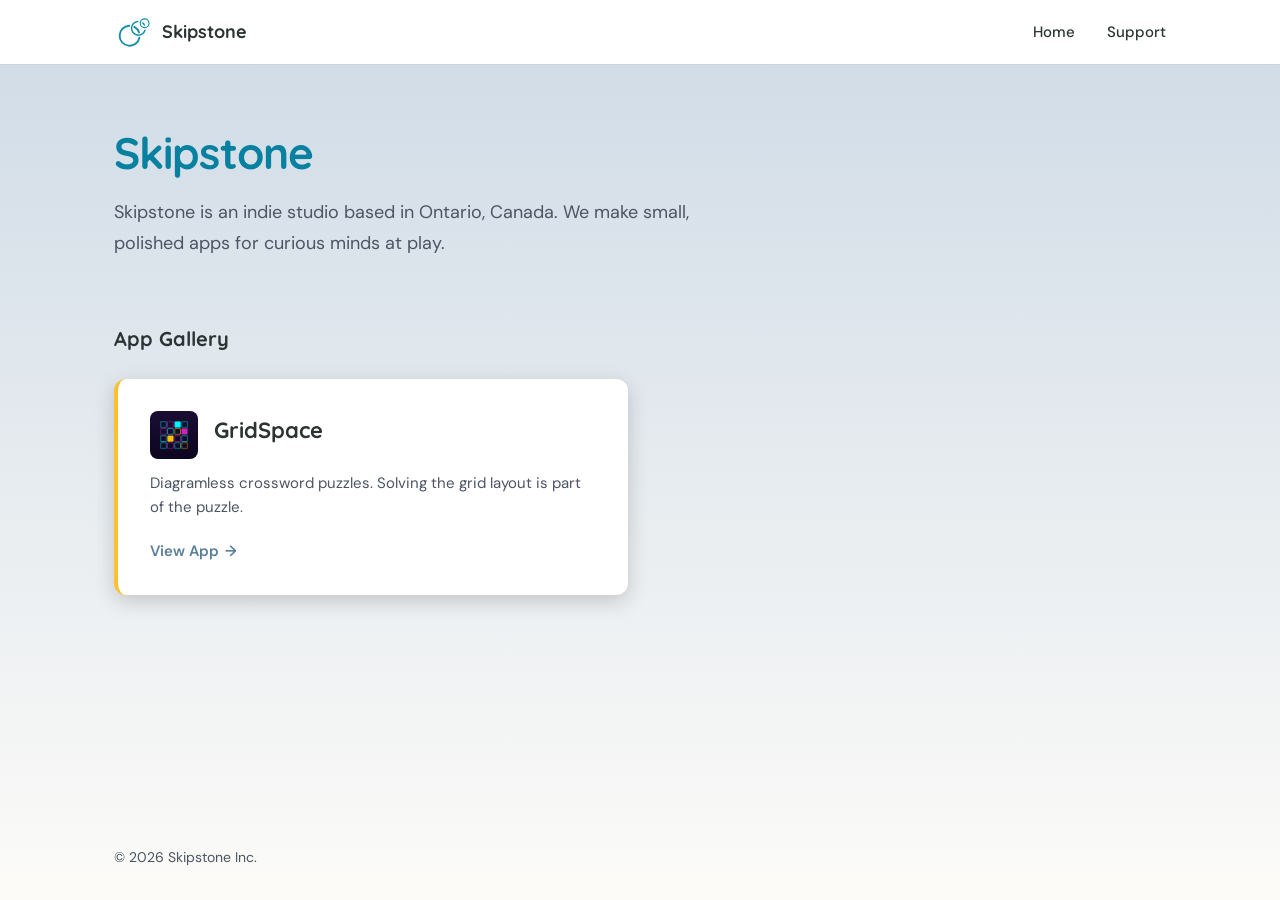
<file: index.html>
<!DOCTYPE html>
<html lang="en">
<head>
  <meta charset="UTF-8">
  <meta name="viewport" content="width=device-width, initial-scale=1.0">
  <title>Skipstone</title>
  <link rel="preconnect" href="https://fonts.googleapis.com">
  <link rel="preconnect" href="https://fonts.gstatic.com" crossorigin>
  <link href="https://fonts.googleapis.com/css2?family=DM+Sans:wght@400;500;600;700;800&family=Quicksand:wght@600;700&display=fallback" rel="stylesheet">
  <link rel="icon" type="image/svg+xml" href="favicon.svg">
  <link rel="icon" type="image/png" sizes="32x32" href="favicon-32.png">
  <link rel="apple-touch-icon" sizes="180x180" href="apple-touch-icon.png">
  <link rel="stylesheet" href="styles.css">
</head>
<body>

  <!-- Nav -->
  <nav class="nav">
    <div class="container nav-inner">
      <a href="index.html" class="nav-brand">
        <svg width="40" height="40" viewBox="0 0 32 32" fill="none" xmlns="http://www.w3.org/2000/svg" aria-hidden="true">
          <g transform="translate(3.5, -1)">
            <path d="M 16.8479 21.5526 A 8 8 0 1 1 8.6660 12.0070" stroke="#0E8CA8" stroke-width="1.5" fill="none" stroke-linecap="round"/>
            <path d="M 12.7684 12.9432 A 8 8 0 0 1 16.5502 17.3552" stroke="#0E8CA8" stroke-width="1.5" fill="none" stroke-linecap="round"/>
            <path d="M 21.2640 15.5938 A 5.5 5.5 0 1 1 15.6006 8.5145" stroke="#0E8CA8" stroke-width="1.2" fill="none" stroke-linecap="round"/>
            <path d="M 19.6082 9.8490 A 5.5 5.5 0 0 1 20.8418 11.3910" stroke="#0E8CA8" stroke-width="1.2" fill="none" stroke-linecap="round"/>
            <circle cx="21" cy="10" r="3.5" stroke="#0E8CA8" stroke-width="0.9" fill="none"/>
          </g>
        </svg>
        Skipstone
      </a>
      <button class="nav-toggle" aria-label="Toggle menu" onclick="document.querySelector('.nav-links').classList.toggle('open')">
        <svg width="24" height="24" viewBox="0 0 24 24" fill="none" stroke="currentColor" stroke-width="2" stroke-linecap="round">
          <line x1="3" y1="6" x2="21" y2="6"/>
          <line x1="3" y1="12" x2="21" y2="12"/>
          <line x1="3" y1="18" x2="21" y2="18"/>
        </svg>
      </button>
      <ul class="nav-links">
        <li><a href="index.html">Home</a></li>
        <li><a href="support.html">Support</a></li>
      </ul>
    </div>
  </nav>

  <main>
    <!-- Hero -->
    <section class="hero container">
      <h1>Skipstone</h1>
      <p>Skipstone is an indie studio based in Ontario, Canada. We make small, polished apps for curious minds at play.</p>
    </section>

    <!-- App Gallery -->
    <section class="section container">
      <div class="section-header">
        <h2>App Gallery</h2>
      </div>
      <div class="app-grid">

        <!-- GridSpace -->
        <a href="gridspace.html" class="app-card" style="text-decoration:none; color:inherit;">
          <div class="app-card-header">
            <div class="app-card-icon">
              <img src="img/gridspace-icon.png" alt="GridSpace app icon" width="48" height="48" style="border-radius: var(--radius-sm);">
            </div>
            <h3>GridSpace</h3>
          </div>
          <p>Diagramless crossword puzzles. Solving the grid layout is part of the puzzle.</p>
          <span class="app-card-link text-teal">View App</span>
        </a>


      </div>
    </section>
  </main>

  <!-- Footer -->
  <footer class="footer">
    <div class="container footer-inner">
      <span class="footer-copy">&copy; 2026 Skipstone Inc.</span>
    </div>
  </footer>
</body>
</html>
</file>
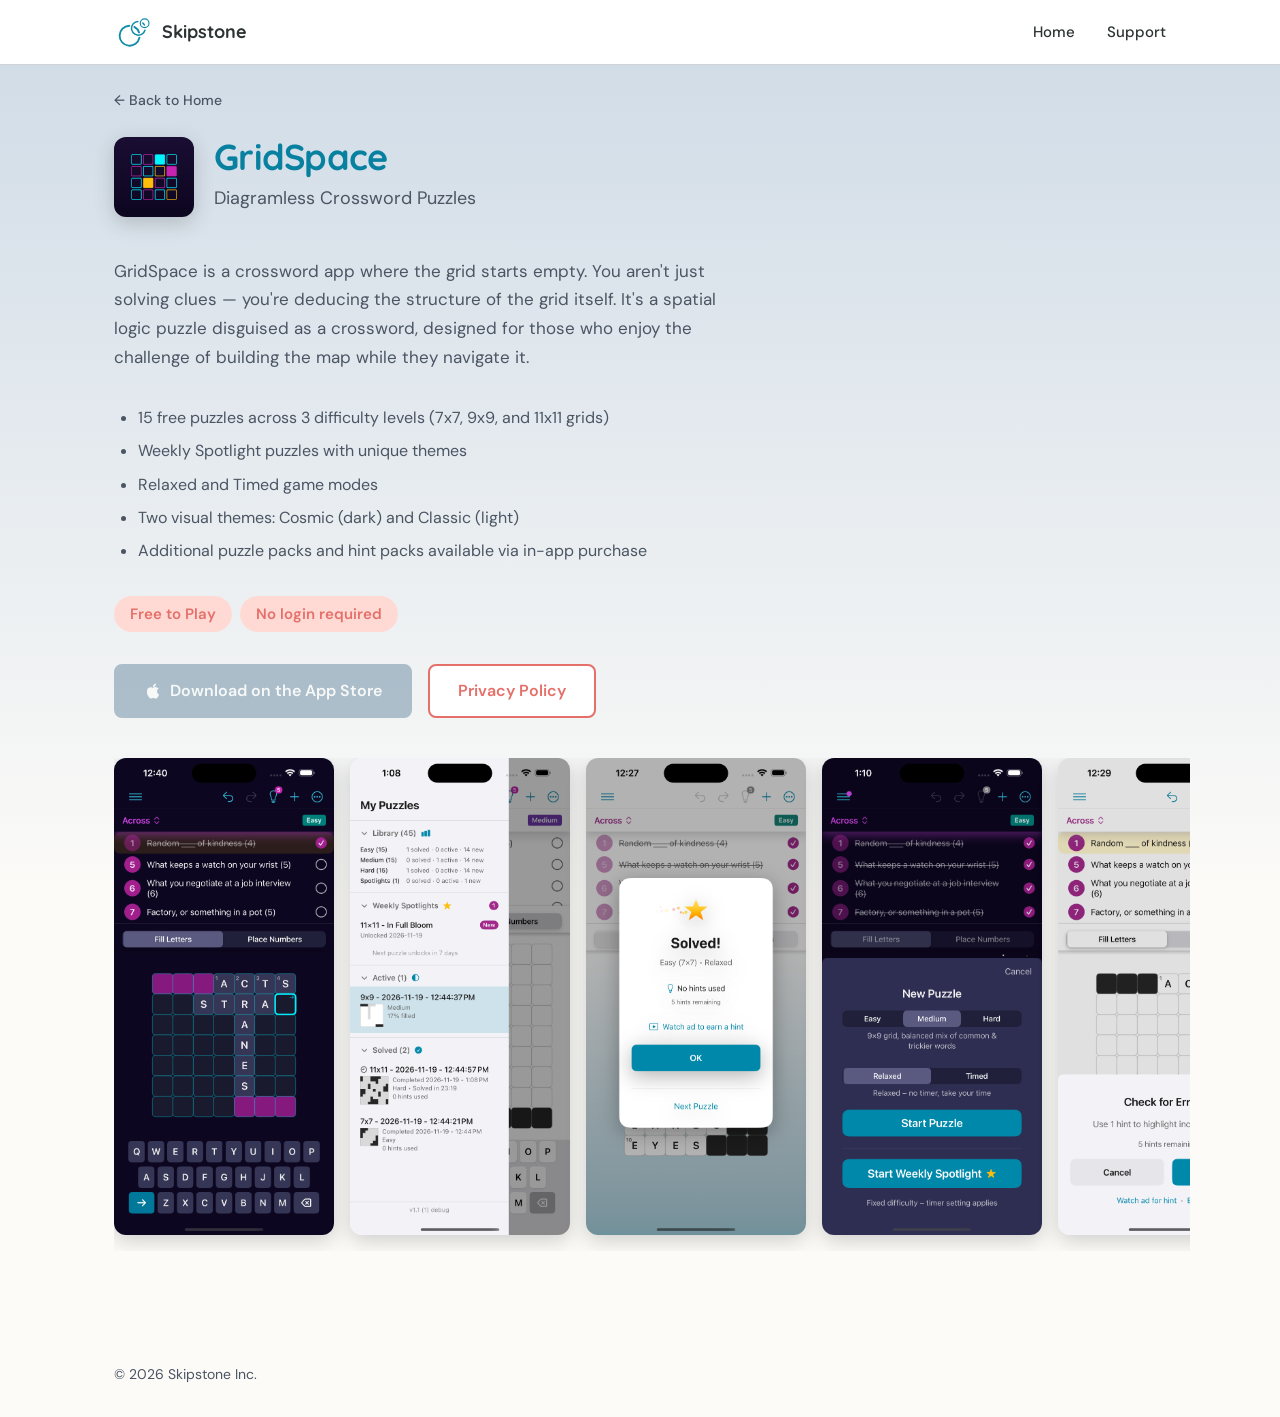
<file: gridspace.html>
<!DOCTYPE html>
<html lang="en">
<head>
  <meta charset="UTF-8">
  <meta name="viewport" content="width=device-width, initial-scale=1.0">
  <title>GridSpace — Skipstone</title>
  <link rel="preconnect" href="https://fonts.googleapis.com">
  <link rel="preconnect" href="https://fonts.gstatic.com" crossorigin>
  <link href="https://fonts.googleapis.com/css2?family=DM+Sans:wght@400;500;600;700;800&family=Quicksand:wght@600;700&display=fallback" rel="stylesheet">
  <link rel="icon" type="image/svg+xml" href="favicon.svg">
  <link rel="icon" type="image/png" sizes="32x32" href="favicon-32.png">
  <link rel="apple-touch-icon" sizes="180x180" href="apple-touch-icon.png">
  <link rel="stylesheet" href="styles.css">
</head>
<body>

  <!-- Nav -->
  <nav class="nav">
    <div class="container nav-inner">
      <a href="index.html" class="nav-brand">
        <svg width="40" height="40" viewBox="0 0 32 32" fill="none" xmlns="http://www.w3.org/2000/svg" aria-hidden="true">
          <g transform="translate(3.5, -1)">
            <path d="M 16.8479 21.5526 A 8 8 0 1 1 8.6660 12.0070" stroke="#0E8CA8" stroke-width="1.5" fill="none" stroke-linecap="round"/>
            <path d="M 12.7684 12.9432 A 8 8 0 0 1 16.5502 17.3552" stroke="#0E8CA8" stroke-width="1.5" fill="none" stroke-linecap="round"/>
            <path d="M 21.2640 15.5938 A 5.5 5.5 0 1 1 15.6006 8.5145" stroke="#0E8CA8" stroke-width="1.2" fill="none" stroke-linecap="round"/>
            <path d="M 19.6082 9.8490 A 5.5 5.5 0 0 1 20.8418 11.3910" stroke="#0E8CA8" stroke-width="1.2" fill="none" stroke-linecap="round"/>
            <circle cx="21" cy="10" r="3.5" stroke="#0E8CA8" stroke-width="0.9" fill="none"/>
          </g>
        </svg>
        Skipstone
      </a>
      <button class="nav-toggle" aria-label="Toggle menu" onclick="document.querySelector('.nav-links').classList.toggle('open')">
        <svg width="24" height="24" viewBox="0 0 24 24" fill="none" stroke="currentColor" stroke-width="2" stroke-linecap="round">
          <line x1="3" y1="6" x2="21" y2="6"/>
          <line x1="3" y1="12" x2="21" y2="12"/>
          <line x1="3" y1="18" x2="21" y2="18"/>
        </svg>
      </button>
      <ul class="nav-links">
        <li><a href="index.html">Home</a></li>
        <li><a href="support.html">Support</a></li>
      </ul>
    </div>
  </nav>

  <main>
    <div class="container">
      <a href="index.html" class="back-link">← Back to Home</a>
    </div>
    <!-- Page Header -->
    <section class="page-header container">
      <div class="product-title">
        <img src="img/gridspace-icon.png" alt="GridSpace app icon" class="product-icon">
        <div>
          <h1>GridSpace</h1>
          <p class="subtitle">Diagramless Crossword Puzzles</p>
        </div>
      </div>
    </section>

    <!-- Product Content -->
    <section class="product-content container">
      <p class="product-description">
        GridSpace is a crossword app where the grid starts empty. You aren't just solving clues — you're deducing the structure of the grid itself. It's a spatial logic puzzle disguised as a crossword, designed for those who enjoy the challenge of building the map while they navigate it.
      </p>
      <ul class="product-highlights">
        <li>15 free puzzles across 3 difficulty levels (7x7, 9x9, and 11x11 grids)</li>
        <li>Weekly Spotlight puzzles with unique themes</li>
        <li>Relaxed and Timed game modes</li>
        <li>Two visual themes: Cosmic (dark) and Classic (light)</li>
        <li>Additional puzzle packs and hint packs available via in-app purchase</li>
      </ul>

      <div class="product-meta">
        <span class="badge badge-teal">Free to Play</span>
        <span class="badge badge-teal">No login required</span>
      </div>

      <div class="product-actions">
        <span class="btn btn-primary btn-disabled"><svg width="18" height="18" viewBox="0 0 24 24" fill="currentColor" aria-hidden="true"><path d="M18.71 19.5c-.83 1.24-1.71 2.45-3.05 2.47-1.34.03-1.77-.79-3.29-.79-1.53 0-2 .77-3.27.82-1.31.05-2.3-1.32-3.14-2.53C4.25 17 2.94 12.45 4.7 9.39c.87-1.52 2.43-2.48 4.12-2.51 1.28-.02 2.5.87 3.29.87.78 0 2.26-1.07 3.8-.91.65.03 2.47.26 3.64 1.98-.09.06-2.17 1.28-2.15 3.81.03 3.02 2.65 4.03 2.68 4.04-.03.07-.42 1.44-1.38 2.83M13 3.5c.73-.83 1.94-1.46 2.94-1.5.13 1.17-.34 2.35-1.04 3.19-.69.85-1.83 1.51-2.95 1.42-.15-1.15.41-2.35 1.05-3.11z"/></svg> Download on the App Store</span>
        <a href="privacy-gridspace.html" class="btn btn-outline">Privacy Policy</a>
      </div>

      <div class="screenshot-gallery">
        <img src="img/gridspace-1.png" alt="GridSpace gameplay in Fill Letters mode with the Cosmic theme">
        <img src="img/gridspace-2.png" alt="GridSpace side drawer menu in the Classic theme">
        <img src="img/gridspace-3.png" alt="GridSpace puzzle solved celebration screen">
        <img src="img/gridspace-4.png" alt="GridSpace New Puzzle screen - Relaxed, Medium difficulty">
        <img src="img/gridspace-5.png" alt="GridSpace hint system - Check for Errors dialog">
        <img src="img/gridspace-6.png" alt="GridSpace Place Numbers mode for marking clue positions">
        <img src="img/gridspace-7.png" alt="GridSpace onboarding - What is a Diagramless Crossword">
        <img src="img/gridspace-8.png" alt="GridSpace tutorial - How to Solve the Grid">
      </div>
    </section>
  </main>

  <!-- Footer -->
  <footer class="footer">
    <div class="container footer-inner">
      <span class="footer-copy">&copy; 2026 Skipstone Inc.</span>
    </div>
  </footer>
</body>
</html>
</file>
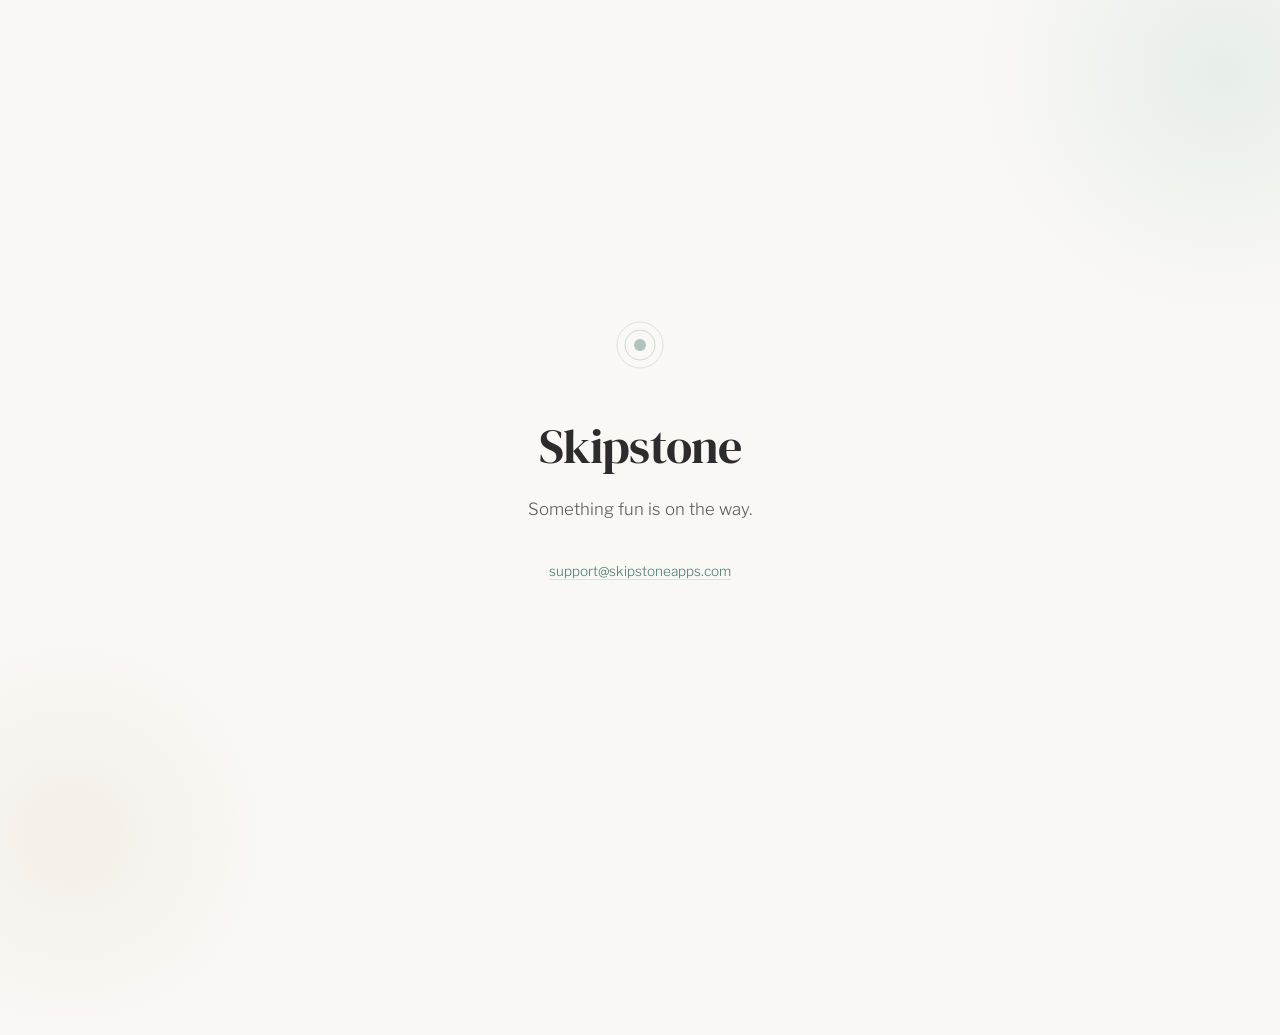
<file: placeholder-index.html>
<!DOCTYPE html>
<html lang="en">
<head>
<meta charset="UTF-8">
<meta name="viewport" content="width=device-width, initial-scale=1.0">
<title>Skipstone — Coming Soon</title>
<meta name="description" content="Skipstone Inc. — Digital toys and puzzle apps for iOS. Coming soon.">
<link rel="preconnect" href="https://fonts.googleapis.com">
<link rel="preconnect" href="https://fonts.gstatic.com" crossorigin>
<link href="https://fonts.googleapis.com/css2?family=DM+Serif+Display&family=Libre+Franklin:wght@300;400&display=swap" rel="stylesheet">
<style>
  *, *::before, *::after { margin: 0; padding: 0; box-sizing: border-box; }

  body {
    font-family: 'Libre Franklin', sans-serif;
    font-weight: 300;
    min-height: 100vh;
    display: flex;
    flex-direction: column;
    justify-content: center;
    align-items: center;
    background: #faf8f5;
    color: #2c2c2c;
    text-align: center;
    padding: 2rem;
    position: relative;
    overflow: hidden;
  }

  body::before {
    content: '';
    position: absolute;
    top: -20%;
    right: -15%;
    width: 500px;
    height: 500px;
    border-radius: 50%;
    background: radial-gradient(circle, #d4e4de 0%, transparent 70%);
    opacity: 0.5;
    animation: drift 20s ease-in-out infinite;
  }

  body::after {
    content: '';
    position: absolute;
    bottom: -15%;
    left: -10%;
    width: 400px;
    height: 400px;
    border-radius: 50%;
    background: radial-gradient(circle, rgba(196, 168, 130, 0.12) 0%, transparent 70%);
    animation: drift 25s ease-in-out infinite reverse;
  }

  @keyframes drift {
    0%, 100% { transform: translate(0, 0); }
    50% { transform: translate(30px, -20px); }
  }

  .content {
    position: relative;
    z-index: 1;
  }

  .icon {
    margin-bottom: 2.5rem;
    opacity: 0.6;
  }

  h1 {
    font-family: 'DM Serif Display', serif;
    font-size: clamp(2rem, 5vw, 3rem);
    font-weight: 400;
    letter-spacing: -0.02em;
    margin-bottom: 1rem;
  }

  p {
    color: #5a5a5a;
    font-size: 1.05rem;
    line-height: 1.7;
    max-width: 380px;
  }

  .contact {
    margin-top: 2.5rem;
    font-size: 0.85rem;
    color: #8a8a8a;
  }

  .contact a {
    color: #4a7c6f;
    text-decoration: none;
    border-bottom: 1px solid #d4e4de;
    transition: border-color 0.2s;
  }

  .contact a:hover { border-color: #4a7c6f; }
</style>
</head>
<body>
<div class="content">
  <div class="icon">
    <svg width="48" height="48" viewBox="0 0 48 48" fill="none" xmlns="http://www.w3.org/2000/svg">
      <circle cx="24" cy="24" r="23" stroke="#4a7c6f" stroke-width="1" opacity="0.3"/>
      <circle cx="24" cy="24" r="15" stroke="#4a7c6f" stroke-width="0.8" opacity="0.5"/>
      <circle cx="24" cy="24" r="6" fill="#4a7c6f" opacity="0.7"/>
    </svg>
  </div>
  <h1>Skipstone</h1>
  <p>Something fun is on the way.</p>
  <div class="contact"><a href="mailto:support@skipstoneapps.com">support@skipstoneapps.com</a></div>
</div>
</body>
</html>
</file>
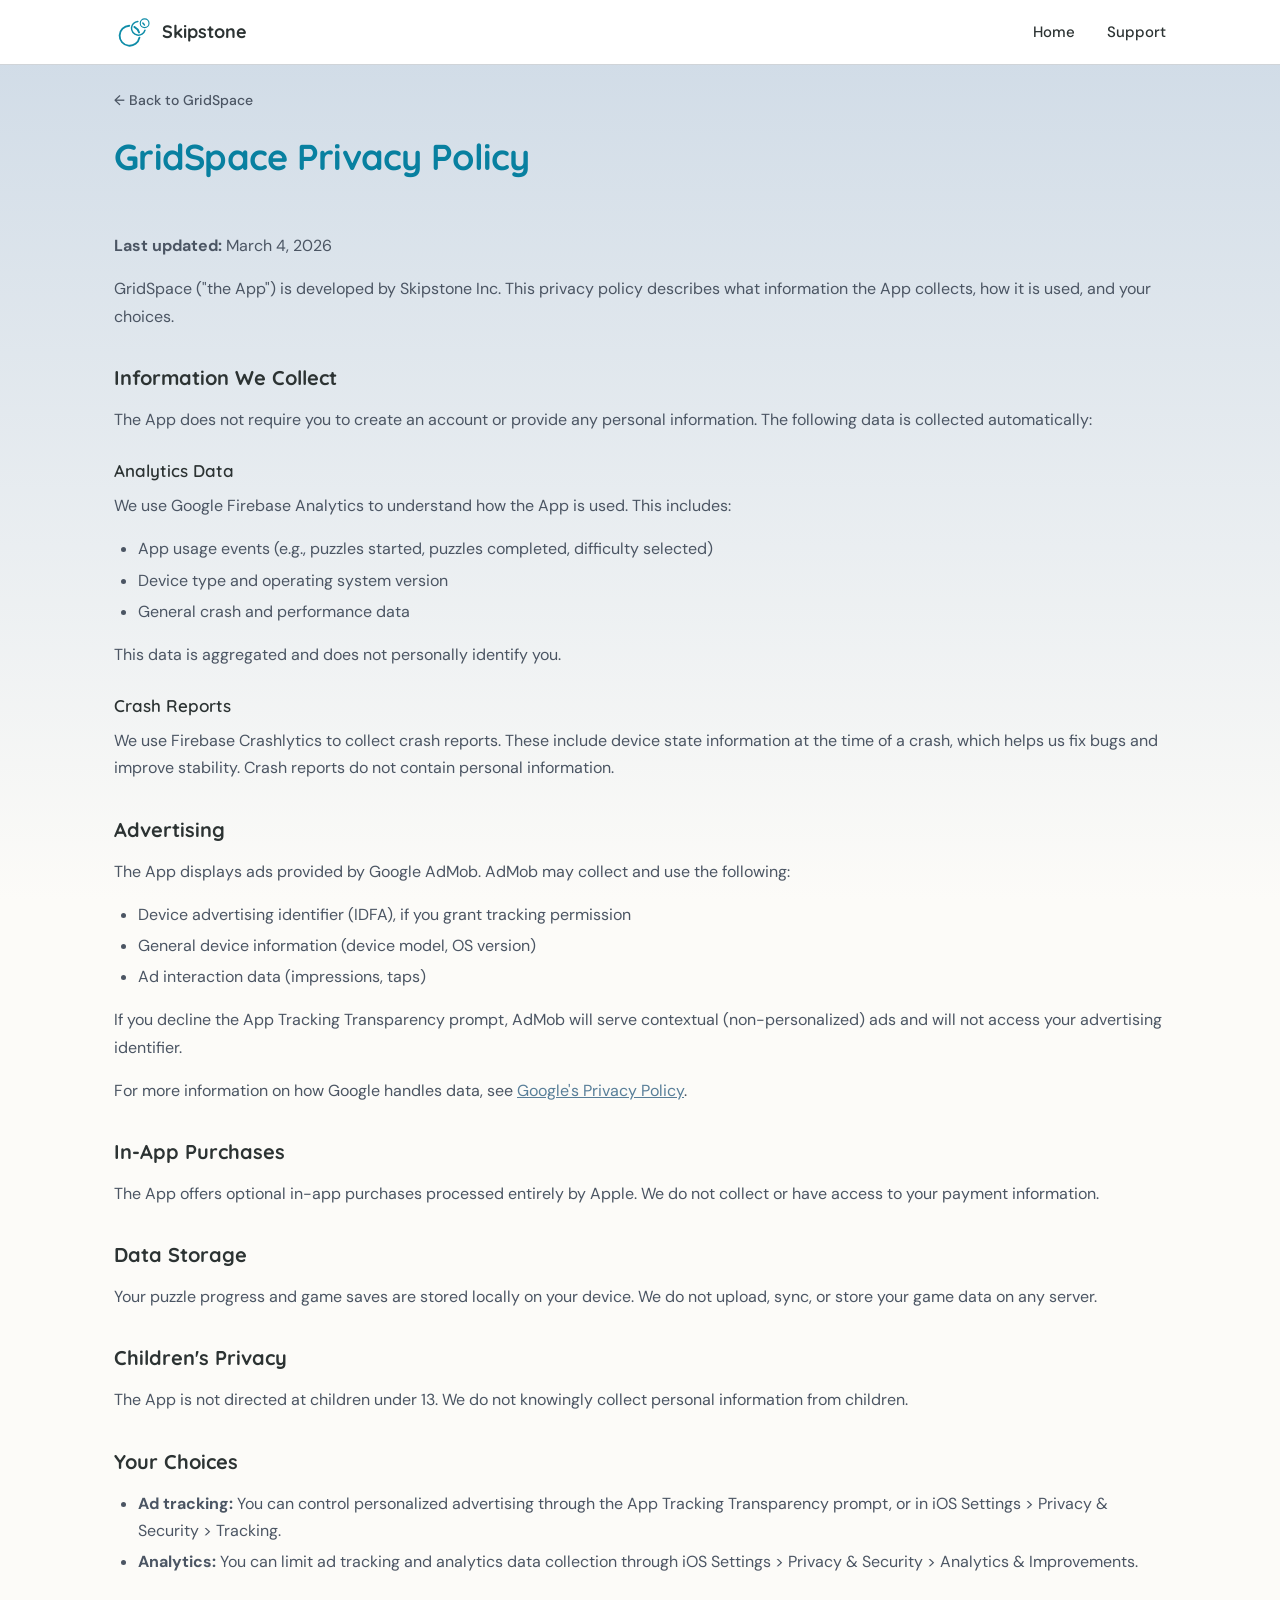
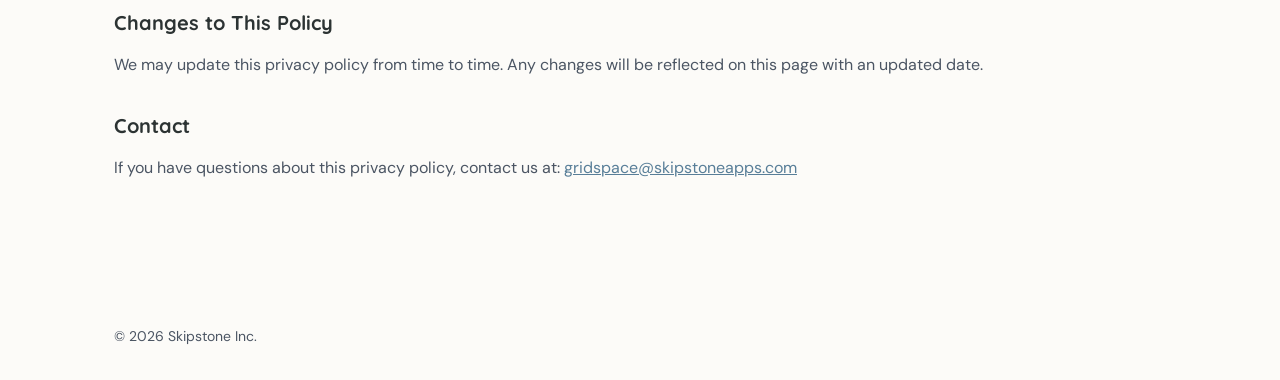
<file: privacy-gridspace.html>
<!DOCTYPE html>
<html lang="en">
<head>
  <meta charset="UTF-8">
  <meta name="viewport" content="width=device-width, initial-scale=1.0">
  <title>Privacy Policy — GridSpace — Skipstone</title>
  <link rel="preconnect" href="https://fonts.googleapis.com">
  <link rel="preconnect" href="https://fonts.gstatic.com" crossorigin>
  <link href="https://fonts.googleapis.com/css2?family=DM+Sans:wght@400;500;600;700;800&family=Quicksand:wght@600;700&display=fallback" rel="stylesheet">
  <link rel="icon" type="image/svg+xml" href="favicon.svg">
  <link rel="icon" type="image/png" sizes="32x32" href="favicon-32.png">
  <link rel="apple-touch-icon" sizes="180x180" href="apple-touch-icon.png">
  <link rel="stylesheet" href="styles.css">
</head>
<body>

  <!-- Nav -->
  <nav class="nav">
    <div class="container nav-inner">
      <a href="index.html" class="nav-brand">
        <svg width="40" height="40" viewBox="0 0 32 32" fill="none" xmlns="http://www.w3.org/2000/svg" aria-hidden="true">
          <g transform="translate(3.5, -1)">
            <path d="M 16.8479 21.5526 A 8 8 0 1 1 8.6660 12.0070" stroke="#0E8CA8" stroke-width="1.5" fill="none" stroke-linecap="round"/>
            <path d="M 12.7684 12.9432 A 8 8 0 0 1 16.5502 17.3552" stroke="#0E8CA8" stroke-width="1.5" fill="none" stroke-linecap="round"/>
            <path d="M 21.2640 15.5938 A 5.5 5.5 0 1 1 15.6006 8.5145" stroke="#0E8CA8" stroke-width="1.2" fill="none" stroke-linecap="round"/>
            <path d="M 19.6082 9.8490 A 5.5 5.5 0 0 1 20.8418 11.3910" stroke="#0E8CA8" stroke-width="1.2" fill="none" stroke-linecap="round"/>
            <circle cx="21" cy="10" r="3.5" stroke="#0E8CA8" stroke-width="0.9" fill="none"/>
          </g>
        </svg>
        Skipstone
      </a>
      <button class="nav-toggle" aria-label="Toggle menu" onclick="document.querySelector('.nav-links').classList.toggle('open')">
        <svg width="24" height="24" viewBox="0 0 24 24" fill="none" stroke="currentColor" stroke-width="2" stroke-linecap="round">
          <line x1="3" y1="6" x2="21" y2="6"/>
          <line x1="3" y1="12" x2="21" y2="12"/>
          <line x1="3" y1="18" x2="21" y2="18"/>
        </svg>
      </button>
      <ul class="nav-links">
        <li><a href="index.html">Home</a></li>
        <li><a href="support.html">Support</a></li>
      </ul>
    </div>
  </nav>

  <main>
    <div class="container">
      <a href="gridspace.html" class="back-link">← Back to GridSpace</a>
    </div>
    <section class="page-header container">
      <h1>GridSpace Privacy Policy</h1>
    </section>

    <section class="legal-content container">
      <p><strong>Last updated:</strong> March 4, 2026</p>

      <p>GridSpace ("the App") is developed by Skipstone Inc. This privacy policy describes what information the App collects, how it is used, and your choices.</p>

      <h2>Information We Collect</h2>
      <p>The App does not require you to create an account or provide any personal information. The following data is collected automatically:</p>

      <h3>Analytics Data</h3>
      <p>We use Google Firebase Analytics to understand how the App is used. This includes:</p>
      <ul>
        <li>App usage events (e.g., puzzles started, puzzles completed, difficulty selected)</li>
        <li>Device type and operating system version</li>
        <li>General crash and performance data</li>
      </ul>
      <p>This data is aggregated and does not personally identify you.</p>

      <h3>Crash Reports</h3>
      <p>We use Firebase Crashlytics to collect crash reports. These include device state information at the time of a crash, which helps us fix bugs and improve stability. Crash reports do not contain personal information.</p>

      <h2>Advertising</h2>
      <p>The App displays ads provided by Google AdMob. AdMob may collect and use the following:</p>
      <ul>
        <li>Device advertising identifier (IDFA), if you grant tracking permission</li>
        <li>General device information (device model, OS version)</li>
        <li>Ad interaction data (impressions, taps)</li>
      </ul>
      <p>If you decline the App Tracking Transparency prompt, AdMob will serve contextual (non-personalized) ads and will not access your advertising identifier.</p>
      <p>For more information on how Google handles data, see <a href="https://policies.google.com/privacy" target="_blank" rel="noopener">Google's Privacy Policy</a>.</p>

      <h2>In-App Purchases</h2>
      <p>The App offers optional in-app purchases processed entirely by Apple. We do not collect or have access to your payment information.</p>

      <h2>Data Storage</h2>
      <p>Your puzzle progress and game saves are stored locally on your device. We do not upload, sync, or store your game data on any server.</p>

      <h2>Children's Privacy</h2>
      <p>The App is not directed at children under 13. We do not knowingly collect personal information from children.</p>

      <h2>Your Choices</h2>
      <ul>
        <li><strong>Ad tracking:</strong> You can control personalized advertising through the App Tracking Transparency prompt, or in iOS Settings &gt; Privacy &amp; Security &gt; Tracking.</li>
        <li><strong>Analytics:</strong> You can limit ad tracking and analytics data collection through iOS Settings &gt; Privacy &amp; Security &gt; Analytics &amp; Improvements.</li>
      </ul>

      <h2>Changes to This Policy</h2>
      <p>We may update this privacy policy from time to time. Any changes will be reflected on this page with an updated date.</p>

      <h2>Contact</h2>
      <p>If you have questions about this privacy policy, contact us at: <a href="mailto:gridspace@skipstoneapps.com">gridspace@skipstoneapps.com</a></p>
    </section>
  </main>

  <!-- Footer -->
  <footer class="footer">
    <div class="container footer-inner">
      <span class="footer-copy">&copy; 2026 Skipstone Inc.</span>
    </div>
  </footer>
</body>
</html>
</file>
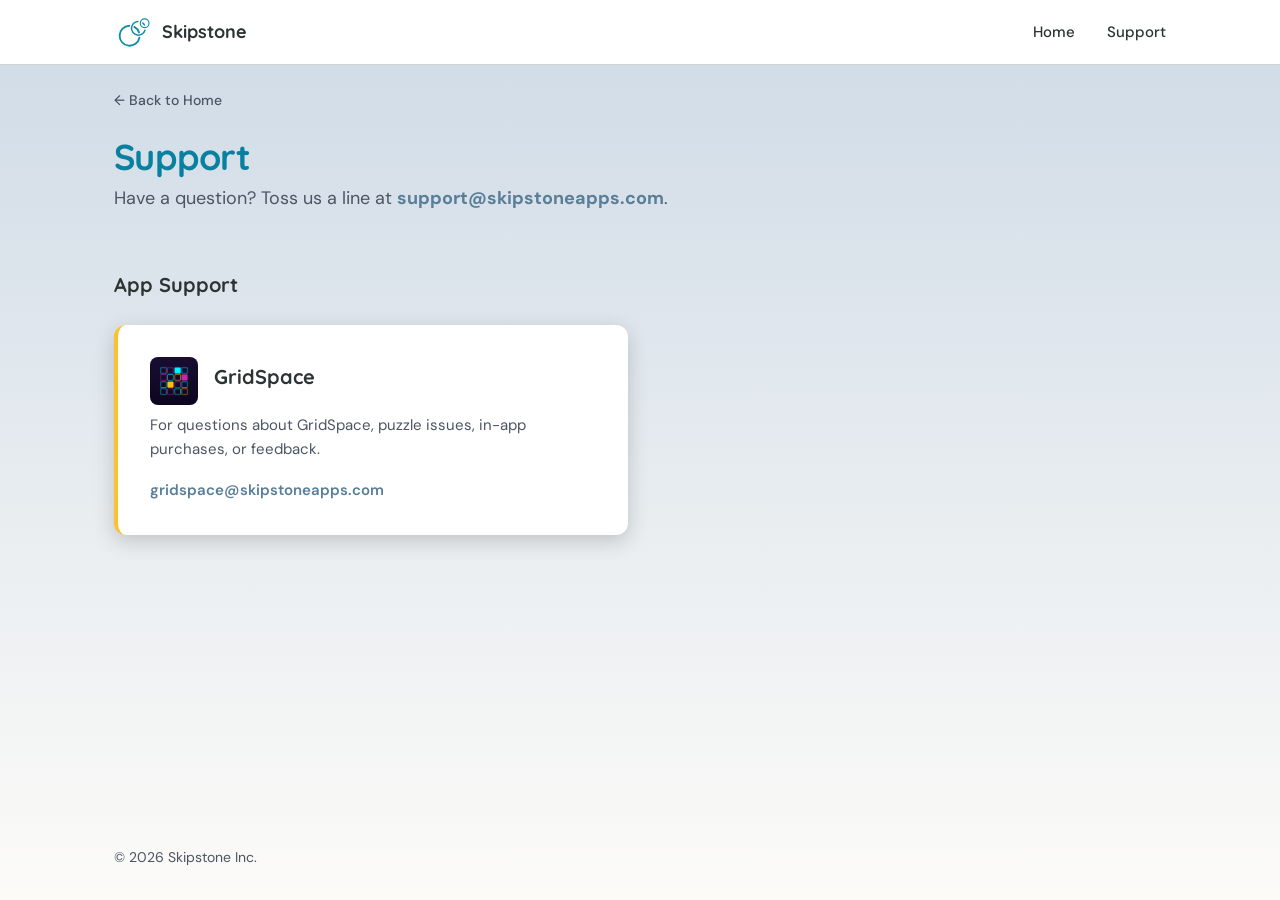
<file: support.html>
<!DOCTYPE html>
<html lang="en">
<head>
  <meta charset="UTF-8">
  <meta name="viewport" content="width=device-width, initial-scale=1.0">
  <title>Support — Skipstone</title>
  <link rel="preconnect" href="https://fonts.googleapis.com">
  <link rel="preconnect" href="https://fonts.gstatic.com" crossorigin>
  <link href="https://fonts.googleapis.com/css2?family=DM+Sans:wght@400;500;600;700;800&family=Quicksand:wght@600;700&display=fallback" rel="stylesheet">
  <link rel="icon" type="image/svg+xml" href="favicon.svg">
  <link rel="icon" type="image/png" sizes="32x32" href="favicon-32.png">
  <link rel="apple-touch-icon" sizes="180x180" href="apple-touch-icon.png">
  <link rel="stylesheet" href="styles.css">
</head>
<body>

  <!-- Nav -->
  <nav class="nav">
    <div class="container nav-inner">
      <a href="index.html" class="nav-brand">
        <svg width="40" height="40" viewBox="0 0 32 32" fill="none" xmlns="http://www.w3.org/2000/svg" aria-hidden="true">
          <g transform="translate(3.5, -1)">
            <path d="M 16.8479 21.5526 A 8 8 0 1 1 8.6660 12.0070" stroke="#0E8CA8" stroke-width="1.5" fill="none" stroke-linecap="round"/>
            <path d="M 12.7684 12.9432 A 8 8 0 0 1 16.5502 17.3552" stroke="#0E8CA8" stroke-width="1.5" fill="none" stroke-linecap="round"/>
            <path d="M 21.2640 15.5938 A 5.5 5.5 0 1 1 15.6006 8.5145" stroke="#0E8CA8" stroke-width="1.2" fill="none" stroke-linecap="round"/>
            <path d="M 19.6082 9.8490 A 5.5 5.5 0 0 1 20.8418 11.3910" stroke="#0E8CA8" stroke-width="1.2" fill="none" stroke-linecap="round"/>
            <circle cx="21" cy="10" r="3.5" stroke="#0E8CA8" stroke-width="0.9" fill="none"/>
          </g>
        </svg>
        Skipstone
      </a>
      <button class="nav-toggle" aria-label="Toggle menu" onclick="document.querySelector('.nav-links').classList.toggle('open')">
        <svg width="24" height="24" viewBox="0 0 24 24" fill="none" stroke="currentColor" stroke-width="2" stroke-linecap="round">
          <line x1="3" y1="6" x2="21" y2="6"/>
          <line x1="3" y1="12" x2="21" y2="12"/>
          <line x1="3" y1="18" x2="21" y2="18"/>
        </svg>
      </button>
      <ul class="nav-links">
        <li><a href="index.html">Home</a></li>
        <li><a href="support.html">Support</a></li>
      </ul>
    </div>
  </nav>

  <main>
    <div class="container">
      <a href="index.html" class="back-link">← Back to Home</a>
    </div>
    <section class="page-header container">
      <h1>Support</h1>
      <p class="subtitle">Have a question? Toss us a line at <a href="mailto:support@skipstoneapps.com"><strong>support@skipstoneapps.com</strong></a>.</p>
    </section>

    <section class="section container">
      <div class="section-header">
        <h2>App Support</h2>
      </div>
      <div class="support-grid">

        <!-- GridSpace Support -->
        <div class="support-card" style="border-left: 4px solid var(--yellow);">
          <div class="app-card-header" style="margin-bottom: 0.5rem;">
            <div class="app-card-icon">
              <img src="img/gridspace-icon.png" alt="GridSpace app icon" width="48" height="48" style="border-radius: var(--radius-sm);">
            </div>
            <h3>GridSpace</h3>
          </div>
          <p>For questions about GridSpace, puzzle issues, in-app purchases, or feedback.</p>
          <a href="mailto:gridspace@skipstoneapps.com" class="email-link text-teal">gridspace@skipstoneapps.com</a>
        </div>


      </div>
    </section>
  </main>

  <!-- Footer -->
  <footer class="footer">
    <div class="container footer-inner">
      <span class="footer-copy">&copy; 2026 Skipstone Inc.</span>
    </div>
  </footer>
</body>
</html>
</file>
<file: styles.css>
/* ===========================
   Skipstone Inc. — Shared Styles
   =========================== */

:root {
  --teal: #587E98;
  --teal-dark: #2A5A6E;
  --teal-light: #E4EBF0;
  --coral: #FF8A7A;
  --coral-dark: #E5706A;
  --coral-light: #FFF0EE;
  --peach: #FFDAD5;
  --peach-light: #FFF5F3;
  --yellow: #FFC030;
  --yellow-light: #F5DFD0;
  --dark: #2C3333;
  --gray: #4B5563;
  --light-bg: #CEDAE6;
  --white: #FFFFFF;
  --shadow: 0 6px 20px rgba(44, 51, 51, 0.22);
  --shadow-hover: 0 12px 32px rgba(44, 51, 51, 0.28);
  --radius: 12px;
  --radius-sm: 8px;
  --max-width: 1100px;
}

*,
*::before,
*::after {
  margin: 0;
  padding: 0;
  box-sizing: border-box;
}

html {
  font-size: 16px;
  scroll-behavior: smooth;
  overflow-x: hidden;
  background: var(--white);
}

body {
  font-family: 'DM Sans', -apple-system, BlinkMacSystemFont, 'Segoe UI', Roboto, Helvetica, Arial, sans-serif;
  color: var(--dark);
  background: linear-gradient(to bottom, var(--light-bg) 0%, #FCFBF8 100vh) no-repeat, #FCFBF8;
  line-height: 1.6;
  min-height: 100vh;
  display: flex;
  flex-direction: column;
}

h1, h2, h3, .nav-brand {
  font-family: 'Quicksand', -apple-system, BlinkMacSystemFont, sans-serif;
}

main {
  flex: 1;
  position: relative;
}


a {
  color: var(--teal);
  text-decoration: none;
}

a:hover {
  color: var(--teal-dark);
}

img {
  max-width: 100%;
  height: auto;
}

/* ===========================
   Container
   =========================== */

.container {
  width: 100%;
  max-width: var(--max-width);
  margin: 0 auto;
  padding-left: 24px;
  padding-right: 24px;
}

@media (max-width: 767px) {
  .hero h1 {
    font-size: 2rem;
  }

  .page-header h1 {
    font-size: 1.75rem;
  }

  .btn {
    width: 100%;
  }
}

/* ===========================
   Navigation
   =========================== */

.nav {
  background: var(--white);
  border-bottom: 1px solid #D0D4D8;
  position: sticky;
  top: 0;
  z-index: 100;
}

.nav-inner {
  display: flex;
  align-items: center;
  justify-content: space-between;
  height: 64px;
}

.nav-brand {
  display: flex;
  align-items: center;
  gap: 0.5rem;
  font-weight: 700;
  font-size: 1.125rem;
  color: var(--dark);
  text-decoration: none;
}

.nav-brand:hover {
  color: var(--dark);
}

.nav-brand svg {
  flex-shrink: 0;
}

.nav-links {
  display: flex;
  align-items: center;
  gap: 2rem;
  list-style: none;
}

.nav-links a {
  color: var(--dark);
  font-size: 0.9375rem;
  font-weight: 500;
  transition: color 0.2s;
}

.nav-links a:hover {
  color: var(--teal);
}

.nav-toggle {
  display: none;
  background: none;
  border: none;
  cursor: pointer;
  padding: 0.5rem;
  color: var(--dark);
}

/* Mobile nav */
@media (max-width: 767px) {
  .nav-toggle {
    display: block;
  }

  .nav-links {
    display: none;
    position: absolute;
    top: 64px;
    left: 0;
    right: 0;
    background: var(--white);
    flex-direction: column;
    padding: 1rem 1.5rem;
    gap: 1rem;
    border-bottom: 1px solid rgba(44, 51, 51, 0.06);
    box-shadow: var(--shadow);
  }

  .nav-links.open {
    display: flex;
  }
}

/* ===========================
   Hero / Page Header
   =========================== */

.hero {
  padding-top: 4rem;
  padding-bottom: 2rem;
  position: relative;
  z-index: 1;
}

.hero h1 {
  font-size: 2.75rem;
  font-weight: 800;
  letter-spacing: -0.02em;
  line-height: 1.1;
  margin-bottom: 1.25rem;
  color: #0880A0;
}

.hero p {
  font-size: 1.125rem;
  color: var(--gray);
  max-width: 600px;
  line-height: 1.7;
}

.back-link {
  display: inline-flex;
  align-items: center;
  gap: 0.25rem;
  font-size: 0.875rem;
  font-weight: 500;
  color: var(--gray);
  margin-top: 1.5rem;
  transition: color 0.2s;
}

.back-link:hover {
  color: var(--teal);
}

.page-header {
  padding-top: 1.5rem;
  padding-bottom: 1.5rem;
}

.page-header h1 {
  font-size: 2.25rem;
  font-weight: 800;
  letter-spacing: -0.02em;
  line-height: 1.1;
  color: #0880A0;
}

.page-header .subtitle {
  font-size: 1.125rem;
  color: var(--gray);
  margin-top: 0.5rem;
}

/* ===========================
   Section
   =========================== */

.section {
  padding-top: 2rem;
  padding-bottom: 2rem;
  position: relative;
  z-index: 1;
}

.section-header {
  display: flex;
  align-items: center;
  gap: 1rem;
  margin-bottom: 1.5rem;
}

.section-header h2 {
  font-size: 1.25rem;
  font-weight: 700;
  white-space: nowrap;
}


/* ===========================
   App Gallery Cards
   =========================== */

.app-grid {
  display: grid;
  grid-template-columns: 1fr;
  gap: 1.5rem;
}

@media (min-width: 768px) {
  .app-grid {
    grid-template-columns: repeat(2, 1fr);
  }
}

.app-card {
  background: var(--white);
  border-radius: var(--radius);
  padding: 2rem;
  box-shadow: var(--shadow);
  transition: box-shadow 0.2s, transform 0.2s, border-color 0.2s;
  display: flex;
  flex-direction: column;
  border-left: 4px solid var(--yellow);
}

.app-card:hover {
  box-shadow: var(--shadow-hover);
  transform: translateY(-2px);
}

.app-card-header {
  display: flex;
  align-items: center;
  gap: 1rem;
  margin-bottom: 0.75rem;
}

.app-card-icon {
  width: 48px;
  height: 48px;
  border-radius: var(--radius-sm);
  display: flex;
  align-items: center;
  justify-content: center;
  flex-shrink: 0;
}

.app-card-icon.teal {
  background: var(--teal-light);
  color: var(--teal);
}

.app-card-icon.coral {
  background: var(--coral-light);
  color: var(--coral);
}

.app-card h3 {
  font-size: 1.375rem;
  font-weight: 700;
  margin-bottom: 0.5rem;
}

.app-card p {
  color: var(--gray);
  font-size: 0.9375rem;
  margin-bottom: 1.25rem;
  flex: 1;
}

.app-card-link {
  font-weight: 600;
  font-size: 0.9375rem;
  display: inline-flex;
  align-items: center;
  gap: 0.375rem;
}

.app-card-link::after {
  content: '→';
  transition: transform 0.2s;
}

.app-card:hover .app-card-link::after {
  transform: translateX(4px);
}

/* ===========================
   Product Page
   =========================== */

.product-title {
  display: flex;
  align-items: flex-start;
  gap: 1.25rem;
}

.product-icon {
  width: 80px;
  height: 80px;
  border-radius: var(--radius);
  box-shadow: var(--shadow);
}

.product-content {
  padding-top: 1rem;
  padding-bottom: 3rem;
}

.product-description {
  font-size: 1.0625rem;
  color: var(--gray);
  max-width: 640px;
  line-height: 1.7;
  margin-bottom: 2rem;
}

.product-highlights {
  color: var(--gray);
  max-width: 640px;
  line-height: 1.7;
  margin-bottom: 2rem;
  padding-left: 1.5rem;
}

.product-highlights li {
  margin-bottom: 0.375rem;
}

.product-meta {
  display: flex;
  flex-wrap: wrap;
  gap: 0.5rem;
  margin-bottom: 2rem;
}

.badge {
  display: inline-block;
  font-size: 0.9375rem;
  font-weight: 600;
  padding: 0.375rem 1rem;
  border-radius: 999px;
}

.badge-teal {
  background: var(--peach);
  color: var(--coral-dark);
}

.badge-yellow {
  background: var(--yellow-light);
  color: #B8860B;
}

.badge-coral {
  background: var(--coral-light);
  color: #D4503E;
}

.product-actions {
  display: flex;
  flex-wrap: wrap;
  gap: 1rem;
  margin-bottom: 2.5rem;
}

.screenshot-placeholder {
  background: var(--white);
  border: 2px dashed rgba(44, 51, 51, 0.12);
  border-radius: var(--radius);
  padding: 3rem 2rem;
  text-align: center;
  color: var(--gray);
  font-size: 0.9375rem;
}

/* ===========================
   Screenshot Gallery
   =========================== */

.screenshot-gallery {
  display: flex;
  gap: 1rem;
  overflow-x: auto;
  padding-bottom: 1rem;
  scroll-snap-type: x mandatory;
  -webkit-overflow-scrolling: touch;
  margin-right: -24px;
  padding-right: 24px;
}

.screenshot-gallery img {
  width: 220px;
  flex-shrink: 0;
  border-radius: var(--radius);
  box-shadow: var(--shadow);
  scroll-snap-align: start;
}

@media (max-width: 767px) {
  .screenshot-gallery img {
    width: 180px;
  }
}

.placeholder-label {
  font-size: 0.625rem;
  font-weight: 600;
  color: var(--coral);
  text-transform: uppercase;
  letter-spacing: 0.05em;
  position: absolute;
  bottom: -1rem;
  left: 0;
  right: 0;
  text-align: center;
}

.app-card-icon {
  position: relative;
}

/* ===========================
   Buttons
   =========================== */

.btn {
  display: inline-flex;
  align-items: center;
  justify-content: center;
  gap: 0.5rem;
  padding: 0.75rem 1.75rem;
  border-radius: var(--radius-sm);
  font-size: 1rem;
  font-weight: 600;
  border: 2px solid transparent;
  cursor: pointer;
  transition: background 0.2s, color 0.2s, border-color 0.2s;
  text-decoration: none;
}

.btn-primary {
  background: var(--teal);
  color: var(--white);
  border-color: var(--teal);
}

.btn-primary:hover {
  background: var(--teal-dark);
  border-color: var(--teal-dark);
  color: var(--white);
}

.btn-disabled {
  opacity: 0.45;
  cursor: not-allowed;
  pointer-events: none;
}

.btn-outline {
  background: var(--white);
  color: var(--coral-dark);
  border-color: var(--coral-dark);
}

.btn-outline:hover {
  background: var(--coral-dark);
  color: var(--white);
}

/* ===========================
   Privacy / Legal Content
   =========================== */

.legal-content {
  padding-top: 2rem;
  padding-bottom: 4rem;
}

.legal-content h2 {
  font-size: 1.25rem;
  font-weight: 700;
  margin-top: 2rem;
  margin-bottom: 0.75rem;
}

.legal-content h3 {
  font-size: 1.0625rem;
  font-weight: 600;
  margin-top: 1.5rem;
  margin-bottom: 0.5rem;
}

.legal-content p {
  color: var(--gray);
  margin-bottom: 1rem;
  line-height: 1.7;
}

.legal-content ul {
  color: var(--gray);
  margin-bottom: 1rem;
  padding-left: 1.5rem;
  line-height: 1.7;
}

.legal-content li {
  margin-bottom: 0.25rem;
}

.legal-content a {
  text-decoration: underline;
}

/* ===========================
   Support Page
   =========================== */

.support-grid {
  display: grid;
  grid-template-columns: 1fr;
  gap: 1.5rem;
}

@media (min-width: 768px) {
  .support-grid {
    grid-template-columns: repeat(2, 1fr);
  }
}

.support-card {
  background: var(--white);
  border-radius: var(--radius);
  padding: 2rem;
  box-shadow: var(--shadow);
}

.support-card h3 {
  font-size: 1.25rem;
  font-weight: 700;
  margin-bottom: 0.5rem;
}

.support-card p {
  color: var(--gray);
  font-size: 0.9375rem;
  margin-bottom: 1rem;
  line-height: 1.6;
}

.support-card .email-link {
  display: inline-flex;
  align-items: center;
  gap: 0.375rem;
  font-weight: 600;
  font-size: 0.9375rem;
}

/* ===========================
   Footer
   =========================== */

.footer {
  padding: 2rem 0;
  margin-top: 2rem;
}

.footer-inner {
  display: flex;
  flex-direction: column;
  gap: 1rem;
  align-items: center;
  text-align: center;
}

@media (min-width: 768px) {
  .footer-inner {
    flex-direction: row;
    justify-content: space-between;
    text-align: left;
  }
}

.footer-copy {
  color: var(--gray);
  font-size: 0.875rem;
}

.footer-links {
  display: flex;
  flex-wrap: wrap;
  gap: 1.5rem;
  list-style: none;
}

.footer-links a {
  color: var(--gray);
  font-size: 0.875rem;
  transition: color 0.2s;
}

.footer-links a:hover {
  color: var(--teal);
}

/* ===========================
   Utilities
   =========================== */

.text-teal { color: var(--teal); }
.text-coral { color: var(--coral); }
.text-gray { color: var(--gray); }
.mt-1 { margin-top: 0.5rem; }
.mt-2 { margin-top: 1rem; }
.mt-3 { margin-top: 1.5rem; }
.mb-1 { margin-bottom: 0.5rem; }
.mb-2 { margin-bottom: 1rem; }
</file>
